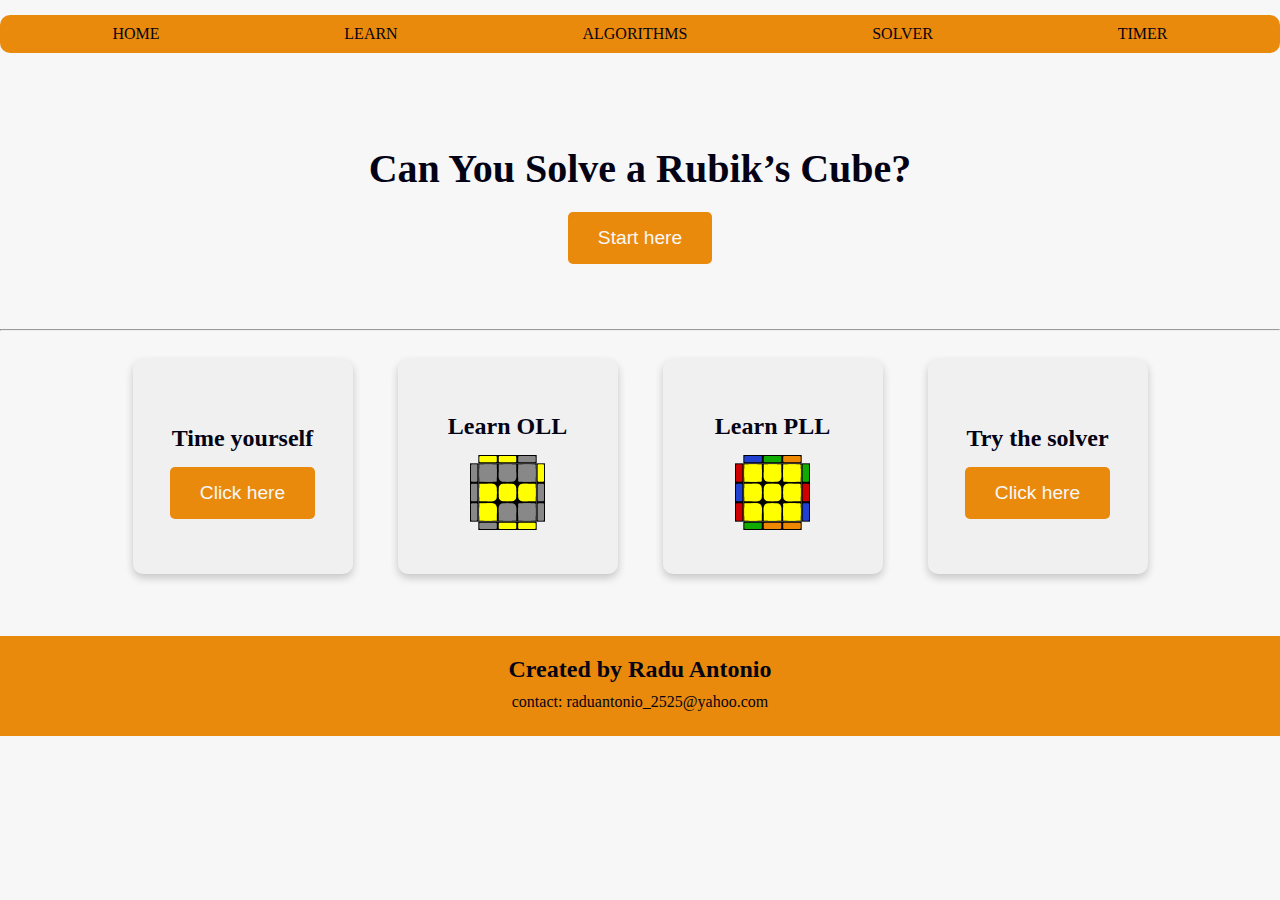
<file: index.html>
<!DOCTYPE html>
<html lang="en">
  <head>
    <meta charset="UTF-8" />
    <meta name="viewport" content="width=device-width, initial-scale=1.0" />
    <link rel="icon" href="/favi.png" type="image/png" />
    <link rel="shortcut icon" href="/favi.png" type="image/png" />
    <title>Cubecentrix</title>
    <link rel="stylesheet" href="./styles/global.css" />
    <link rel="stylesheet" href="./styles/index.css" />
  </head>

  <body>
    <nav>
      <ul>
        <li><a href="./index.html">HOME</a></li>
        <li><a href="./learn.html">LEARN</a></li>
        <li><a href="./algorithms.html">ALGORITHMS</a></li>
        <li><a href="./solver.html">SOLVER</a></li>
        <li><a href="./timer.html">TIMER</a></li>
      </ul>
    </nav>
    <main>
      <section id="howtosolve">
        <h1>Can You Solve a Rubik’s Cube?</h1>
        <button id="learn">Start here</button>
      </section>
      <hr />
      <section id="cards">
        <article>
          <h1>Time yourself</h1>
          <button id="train">Click here</button>
        </article>
        <article>
          <h1><a href="./algorithms.html#OLL">Learn OLL</a></h1>
          <svg
            xmlns="http://www.w3.org/2000/svg"
            version="1.1"
            xlink="http://www.w3.org/1999/xlink"
            svgjs="http://svgjs.dev/svgjs"
            width="75"
            height="75"
          >
            <rect
              width="58.33333333333333"
              height="58.33333333333333"
              x="8.333333333333334"
              y="8.333333333333334"
              fill="#000000"
            ></rect>
            <rect
              width="13.125"
              height="13.125"
              x="9.305555555555555"
              y="9.305555555555555"
              rx="0"
              ry="0"
              fill="#888888"
            ></rect>
            <rect
              width="13.125"
              height="13.125"
              x="9.305555555555555"
              y="13.680555555555555"
              rx="0"
              ry="0"
              fill="#888888"
            ></rect>
            <rect
              width="13.125"
              height="13.125"
              x="13.680555555555555"
              y="9.305555555555555"
              rx="0"
              ry="0"
              fill="#888888"
            ></rect>
            <rect
              width="13.125"
              height="13.125"
              x="13.680555555555555"
              y="13.680555555555555"
              rx="1"
              ry="1"
              fill="#888888"
            ></rect>
            <rect
              width="13.125"
              height="13.125"
              x="9.305555555555555"
              y="28.75"
              rx="0"
              ry="0"
              fill="#ffff00"
            ></rect>
            <rect
              width="13.125"
              height="13.125"
              x="9.305555555555555"
              y="33.125"
              rx="0"
              ry="0"
              fill="#ffff00"
            ></rect>
            <rect
              width="13.125"
              height="13.125"
              x="13.680555555555555"
              y="28.75"
              rx="4.375"
              ry="4.375"
              fill="#ffff00"
            ></rect>
            <rect
              width="13.125"
              height="13.125"
              x="13.680555555555555"
              y="33.125"
              rx="4.375"
              ry="4.375"
              fill="#ffff00"
            ></rect>
            <rect
              width="13.125"
              height="13.125"
              x="9.305555555555555"
              y="48.19444444444444"
              rx="0"
              ry="0"
              fill="#ffff00"
            ></rect>
            <rect
              width="13.125"
              height="13.125"
              x="9.305555555555555"
              y="52.56944444444444"
              rx="0"
              ry="0"
              fill="#ffff00"
            ></rect>
            <rect
              width="13.125"
              height="13.125"
              x="13.680555555555555"
              y="48.19444444444444"
              rx="4.375"
              ry="4.375"
              fill="#ffff00"
            ></rect>
            <rect
              width="13.125"
              height="13.125"
              x="13.680555555555555"
              y="52.56944444444444"
              rx="0"
              ry="0"
              fill="#ffff00"
            ></rect>
            <rect
              width="13.125"
              height="13.125"
              x="28.75"
              y="9.305555555555555"
              rx="0"
              ry="0"
              fill="#888888"
            ></rect>
            <rect
              width="13.125"
              height="13.125"
              x="28.75"
              y="13.680555555555555"
              rx="4.375"
              ry="4.375"
              fill="#888888"
            ></rect>
            <rect
              width="13.125"
              height="13.125"
              x="33.125"
              y="9.305555555555555"
              rx="0"
              ry="0"
              fill="#888888"
            ></rect>
            <rect
              width="13.125"
              height="13.125"
              x="33.125"
              y="13.680555555555555"
              rx="4.375"
              ry="4.375"
              fill="#888888"
            ></rect>
            <rect
              width="13.125"
              height="13.125"
              x="28.75"
              y="28.75"
              rx="4.375"
              ry="4.375"
              fill="#ffff00"
            ></rect>
            <rect
              width="13.125"
              height="13.125"
              x="28.75"
              y="33.125"
              rx="4.375"
              ry="4.375"
              fill="#ffff00"
            ></rect>
            <rect
              width="13.125"
              height="13.125"
              x="33.125"
              y="28.75"
              rx="4.375"
              ry="4.375"
              fill="#ffff00"
            ></rect>
            <rect
              width="13.125"
              height="13.125"
              x="33.125"
              y="33.125"
              rx="4.375"
              ry="4.375"
              fill="#ffff00"
            ></rect>
            <rect
              width="13.125"
              height="13.125"
              x="28.75"
              y="48.19444444444444"
              rx="4.375"
              ry="4.375"
              fill="#888888"
            ></rect>
            <rect
              width="13.125"
              height="13.125"
              x="28.75"
              y="52.56944444444444"
              rx="0"
              ry="0"
              fill="#888888"
            ></rect>
            <rect
              width="13.125"
              height="13.125"
              x="33.125"
              y="48.19444444444444"
              rx="4.375"
              ry="4.375"
              fill="#888888"
            ></rect>
            <rect
              width="13.125"
              height="13.125"
              x="33.125"
              y="52.56944444444444"
              rx="0"
              ry="0"
              fill="#888888"
            ></rect>
            <rect
              width="13.125"
              height="13.125"
              x="48.19444444444444"
              y="9.305555555555555"
              rx="0"
              ry="0"
              fill="#888888"
            ></rect>
            <rect
              width="13.125"
              height="13.125"
              x="48.19444444444444"
              y="13.680555555555555"
              rx="1"
              ry="1"
              fill="#888888"
            ></rect>
            <rect
              width="13.125"
              height="13.125"
              x="52.56944444444444"
              y="9.305555555555555"
              rx="1"
              ry="1"
              fill="#888888"
            ></rect>
            <rect
              width="13.125"
              height="13.125"
              x="52.56944444444444"
              y="13.680555555555555"
              rx="0"
              ry="0"
              fill="#888888"
            ></rect>
            <rect
              width="13.125"
              height="13.125"
              x="48.19444444444444"
              y="28.75"
              rx="4.375"
              ry="4.375"
              fill="#ffff00"
            ></rect>
            <rect
              width="13.125"
              height="13.125"
              x="48.19444444444444"
              y="33.125"
              rx="4.375"
              ry="4.375"
              fill="#ffff00"
            ></rect>
            <rect
              width="13.125"
              height="13.125"
              x="52.56944444444444"
              y="28.75"
              rx="1"
              ry="1"
              fill="#ffff00"
            ></rect>
            <rect
              width="13.125"
              height="13.125"
              x="52.56944444444444"
              y="33.125"
              rx="0"
              ry="0"
              fill="#ffff00"
            ></rect>
            <rect
              width="13.125"
              height="13.125"
              x="48.19444444444444"
              y="48.19444444444444"
              rx="1"
              ry="1"
              fill="#888888"
            ></rect>
            <rect
              width="13.125"
              height="13.125"
              x="48.19444444444444"
              y="52.56944444444444"
              rx="0"
              ry="0"
              fill="#888888"
            ></rect>
            <rect
              width="13.125"
              height="13.125"
              x="52.56944444444444"
              y="48.19444444444444"
              rx="1"
              ry="1"
              fill="#888888"
            ></rect>
            <rect
              width="13.125"
              height="13.125"
              x="52.56944444444444"
              y="52.56944444444444"
              rx="0"
              ry="0"
              fill="#888888"
            ></rect>
            <rect
              width="58.33333333333333"
              height="8.333333333333334"
              x="8.333333333333334"
              y="0"
              fill="#000000"
            ></rect>
            <rect
              width="58.33333333333333"
              height="8.333333333333334"
              x="8.333333333333334"
              y="66.66666666666666"
              fill="#000000"
            ></rect>
            <rect
              width="8.333333333333334"
              height="58.33333333333333"
              x="0"
              y="8.333333333333334"
              fill="#000000"
            ></rect>
            <rect
              width="8.333333333333334"
              height="58.33333333333333"
              x="66.66666666666666"
              y="8.333333333333334"
              fill="#000000"
            ></rect>
            <rect
              width="17.5"
              height="6.388888888888889"
              x="9.305555555555555"
              y="0.9722222222222221"
              rx="1"
              ry="1"
              fill="#ffff00"
            ></rect>
            <rect
              width="17.5"
              height="6.388888888888889"
              x="9.305555555555555"
              y="67.63888888888889"
              rx="1"
              ry="1"
              fill="#888888"
            ></rect>
            <rect
              width="6.388888888888889"
              height="17.5"
              x="0.9722222222222221"
              y="9.305555555555555"
              rx="1"
              ry="1"
              fill="#888888"
            ></rect>
            <rect
              width="6.388888888888889"
              height="17.5"
              x="67.63888888888889"
              y="9.305555555555555"
              rx="1"
              ry="1"
              fill="#ffff00"
            ></rect>
            <rect
              width="17.5"
              height="6.388888888888889"
              x="28.75"
              y="0.9722222222222221"
              rx="1"
              ry="1"
              fill="#ffff00"
            ></rect>
            <rect
              width="17.5"
              height="6.388888888888889"
              x="28.75"
              y="67.63888888888889"
              rx="1"
              ry="1"
              fill="#ffff00"
            ></rect>
            <rect
              width="6.388888888888889"
              height="17.5"
              x="0.9722222222222221"
              y="28.75"
              rx="1"
              ry="1"
              fill="#888888"
            ></rect>
            <rect
              width="6.388888888888889"
              height="17.5"
              x="67.63888888888889"
              y="28.75"
              rx="1"
              ry="1"
              fill="#888888"
            ></rect>
            <rect
              width="17.5"
              height="6.388888888888889"
              x="48.19444444444444"
              y="0.9722222222222221"
              rx="1"
              ry="1"
              fill="#888888"
            ></rect>
            <rect
              width="17.5"
              height="6.388888888888889"
              x="48.19444444444444"
              y="67.63888888888889"
              rx="1"
              ry="1"
              fill="#ffff00"
            ></rect>
            <rect
              width="6.388888888888889"
              height="17.5"
              x="0.9722222222222221"
              y="48.19444444444444"
              rx="1"
              ry="1"
              fill="#888888"
            ></rect>
            <rect
              width="6.388888888888889"
              height="17.5"
              x="67.63888888888889"
              y="48.19444444444444"
              rx="1"
              ry="1"
              fill="#888888"
            ></rect>
          </svg>
        </article>
        <article>
          <h1><a href="./algorithms.html#PLL">Learn PLL</a></h1>
          <svg
            xmlns="http://www.w3.org/2000/svg"
            version="1.1"
            xlink="http://www.w3.org/1999/xlink"
            svgjs="http://svgjs.dev/svgjs"
            width="75"
            height="75"
          >
            <rect
              width="58.33333333333333"
              height="58.33333333333333"
              x="8.333333333333334"
              y="8.333333333333334"
              fill="#000000"
            ></rect>
            <rect
              width="13.125"
              height="13.125"
              x="9.305555555555555"
              y="9.305555555555555"
              rx="0"
              ry="0"
              fill="#ffff00"
            ></rect>
            <rect
              width="13.125"
              height="13.125"
              x="9.305555555555555"
              y="13.680555555555555"
              rx="0"
              ry="0"
              fill="#ffff00"
            ></rect>
            <rect
              width="13.125"
              height="13.125"
              x="13.680555555555555"
              y="9.305555555555555"
              rx="0"
              ry="0"
              fill="#ffff00"
            ></rect>
            <rect
              width="13.125"
              height="13.125"
              x="13.680555555555555"
              y="13.680555555555555"
              rx="1"
              ry="1"
              fill="#ffff00"
            ></rect>
            <rect
              width="13.125"
              height="13.125"
              x="9.305555555555555"
              y="28.75"
              rx="0"
              ry="0"
              fill="#ffff00"
            ></rect>
            <rect
              width="13.125"
              height="13.125"
              x="9.305555555555555"
              y="33.125"
              rx="0"
              ry="0"
              fill="#ffff00"
            ></rect>
            <rect
              width="13.125"
              height="13.125"
              x="13.680555555555555"
              y="28.75"
              rx="4.375"
              ry="4.375"
              fill="#ffff00"
            ></rect>
            <rect
              width="13.125"
              height="13.125"
              x="13.680555555555555"
              y="33.125"
              rx="4.375"
              ry="4.375"
              fill="#ffff00"
            ></rect>
            <rect
              width="13.125"
              height="13.125"
              x="9.305555555555555"
              y="48.19444444444444"
              rx="0"
              ry="0"
              fill="#ffff00"
            ></rect>
            <rect
              width="13.125"
              height="13.125"
              x="9.305555555555555"
              y="52.56944444444444"
              rx="0"
              ry="0"
              fill="#ffff00"
            ></rect>
            <rect
              width="13.125"
              height="13.125"
              x="13.680555555555555"
              y="48.19444444444444"
              rx="4.375"
              ry="4.375"
              fill="#ffff00"
            ></rect>
            <rect
              width="13.125"
              height="13.125"
              x="13.680555555555555"
              y="52.56944444444444"
              rx="0"
              ry="0"
              fill="#ffff00"
            ></rect>
            <rect
              width="13.125"
              height="13.125"
              x="28.75"
              y="9.305555555555555"
              rx="0"
              ry="0"
              fill="#ffff00"
            ></rect>
            <rect
              width="13.125"
              height="13.125"
              x="28.75"
              y="13.680555555555555"
              rx="4.375"
              ry="4.375"
              fill="#ffff00"
            ></rect>
            <rect
              width="13.125"
              height="13.125"
              x="33.125"
              y="9.305555555555555"
              rx="0"
              ry="0"
              fill="#ffff00"
            ></rect>
            <rect
              width="13.125"
              height="13.125"
              x="33.125"
              y="13.680555555555555"
              rx="4.375"
              ry="4.375"
              fill="#ffff00"
            ></rect>
            <rect
              width="13.125"
              height="13.125"
              x="28.75"
              y="28.75"
              rx="4.375"
              ry="4.375"
              fill="#ffff00"
            ></rect>
            <rect
              width="13.125"
              height="13.125"
              x="28.75"
              y="33.125"
              rx="4.375"
              ry="4.375"
              fill="#ffff00"
            ></rect>
            <rect
              width="13.125"
              height="13.125"
              x="33.125"
              y="28.75"
              rx="4.375"
              ry="4.375"
              fill="#ffff00"
            ></rect>
            <rect
              width="13.125"
              height="13.125"
              x="33.125"
              y="33.125"
              rx="4.375"
              ry="4.375"
              fill="#ffff00"
            ></rect>
            <rect
              width="13.125"
              height="13.125"
              x="28.75"
              y="48.19444444444444"
              rx="4.375"
              ry="4.375"
              fill="#ffff00"
            ></rect>
            <rect
              width="13.125"
              height="13.125"
              x="28.75"
              y="52.56944444444444"
              rx="0"
              ry="0"
              fill="#ffff00"
            ></rect>
            <rect
              width="13.125"
              height="13.125"
              x="33.125"
              y="48.19444444444444"
              rx="4.375"
              ry="4.375"
              fill="#ffff00"
            ></rect>
            <rect
              width="13.125"
              height="13.125"
              x="33.125"
              y="52.56944444444444"
              rx="0"
              ry="0"
              fill="#ffff00"
            ></rect>
            <rect
              width="13.125"
              height="13.125"
              x="48.19444444444444"
              y="9.305555555555555"
              rx="0"
              ry="0"
              fill="#ffff00"
            ></rect>
            <rect
              width="13.125"
              height="13.125"
              x="48.19444444444444"
              y="13.680555555555555"
              rx="1"
              ry="1"
              fill="#ffff00"
            ></rect>
            <rect
              width="13.125"
              height="13.125"
              x="52.56944444444444"
              y="9.305555555555555"
              rx="1"
              ry="1"
              fill="#ffff00"
            ></rect>
            <rect
              width="13.125"
              height="13.125"
              x="52.56944444444444"
              y="13.680555555555555"
              rx="0"
              ry="0"
              fill="#ffff00"
            ></rect>
            <rect
              width="13.125"
              height="13.125"
              x="48.19444444444444"
              y="28.75"
              rx="4.375"
              ry="4.375"
              fill="#ffff00"
            ></rect>
            <rect
              width="13.125"
              height="13.125"
              x="48.19444444444444"
              y="33.125"
              rx="4.375"
              ry="4.375"
              fill="#ffff00"
            ></rect>
            <rect
              width="13.125"
              height="13.125"
              x="52.56944444444444"
              y="28.75"
              rx="1"
              ry="1"
              fill="#ffff00"
            ></rect>
            <rect
              width="13.125"
              height="13.125"
              x="52.56944444444444"
              y="33.125"
              rx="0"
              ry="0"
              fill="#ffff00"
            ></rect>
            <rect
              width="13.125"
              height="13.125"
              x="48.19444444444444"
              y="48.19444444444444"
              rx="1"
              ry="1"
              fill="#ffff00"
            ></rect>
            <rect
              width="13.125"
              height="13.125"
              x="48.19444444444444"
              y="52.56944444444444"
              rx="0"
              ry="0"
              fill="#ffff00"
            ></rect>
            <rect
              width="13.125"
              height="13.125"
              x="52.56944444444444"
              y="48.19444444444444"
              rx="1"
              ry="1"
              fill="#ffff00"
            ></rect>
            <rect
              width="13.125"
              height="13.125"
              x="52.56944444444444"
              y="52.56944444444444"
              rx="0"
              ry="0"
              fill="#ffff00"
            ></rect>
            <rect
              width="58.33333333333333"
              height="8.333333333333334"
              x="8.333333333333334"
              y="0"
              fill="#000000"
            ></rect>
            <rect
              width="58.33333333333333"
              height="8.333333333333334"
              x="8.333333333333334"
              y="66.66666666666666"
              fill="#000000"
            ></rect>
            <rect
              width="8.333333333333334"
              height="58.33333333333333"
              x="0"
              y="8.333333333333334"
              fill="#000000"
            ></rect>
            <rect
              width="8.333333333333334"
              height="58.33333333333333"
              x="66.66666666666666"
              y="8.333333333333334"
              fill="#000000"
            ></rect>
            <rect
              width="17.5"
              height="6.388888888888889"
              x="9.305555555555555"
              y="0.9722222222222221"
              rx="1"
              ry="1"
              fill="#2040d0"
            ></rect>
            <rect
              width="17.5"
              height="6.388888888888889"
              x="9.305555555555555"
              y="67.63888888888889"
              rx="1"
              ry="1"
              fill="#11aa00"
            ></rect>
            <rect
              width="6.388888888888889"
              height="17.5"
              x="0.9722222222222221"
              y="9.305555555555555"
              rx="1"
              ry="1"
              fill="#d00000"
            ></rect>
            <rect
              width="6.388888888888889"
              height="17.5"
              x="67.63888888888889"
              y="9.305555555555555"
              rx="1"
              ry="1"
              fill="#11aa00"
            ></rect>
            <rect
              width="17.5"
              height="6.388888888888889"
              x="28.75"
              y="0.9722222222222221"
              rx="1"
              ry="1"
              fill="#11aa00"
            ></rect>
            <rect
              width="17.5"
              height="6.388888888888889"
              x="28.75"
              y="67.63888888888889"
              rx="1"
              ry="1"
              fill="#ee8800"
            ></rect>
            <rect
              width="6.388888888888889"
              height="17.5"
              x="0.9722222222222221"
              y="28.75"
              rx="1"
              ry="1"
              fill="#2040d0"
            ></rect>
            <rect
              width="6.388888888888889"
              height="17.5"
              x="67.63888888888889"
              y="28.75"
              rx="1"
              ry="1"
              fill="#d00000"
            ></rect>
            <rect
              width="17.5"
              height="6.388888888888889"
              x="48.19444444444444"
              y="0.9722222222222221"
              rx="1"
              ry="1"
              fill="#ee8800"
            ></rect>
            <rect
              width="17.5"
              height="6.388888888888889"
              x="48.19444444444444"
              y="67.63888888888889"
              rx="1"
              ry="1"
              fill="#ee8800"
            ></rect>
            <rect
              width="6.388888888888889"
              height="17.5"
              x="0.9722222222222221"
              y="48.19444444444444"
              rx="1"
              ry="1"
              fill="#d00000"
            ></rect>
            <rect
              width="6.388888888888889"
              height="17.5"
              x="67.63888888888889"
              y="48.19444444444444"
              rx="1"
              ry="1"
              fill="#2040d0"
            ></rect>
          </svg>
        </article>
        <article>
          <h1>Try the solver</h1>
          <button id="solve">Click here</button>
        </article>
      </section>
    </main>
    <div style="height: 42.5px"></div>
    <footer>
      <p>Created by Radu Antonio</p>
      <p>contact: raduantonio_2525@yahoo.com</p>
    </footer>
  </body>

  <script>
    document.getElementById("train").addEventListener("click", function () {
      window.location.href = "./timer.html";
    });
    document.getElementById("learn").addEventListener("click", function () {
      window.location.href = "./learn.html";
    });
    document.getElementById("solve").addEventListener("click", function () {
      window.location.href = "./solver.html";
    });
  </script>
</html>
</file>
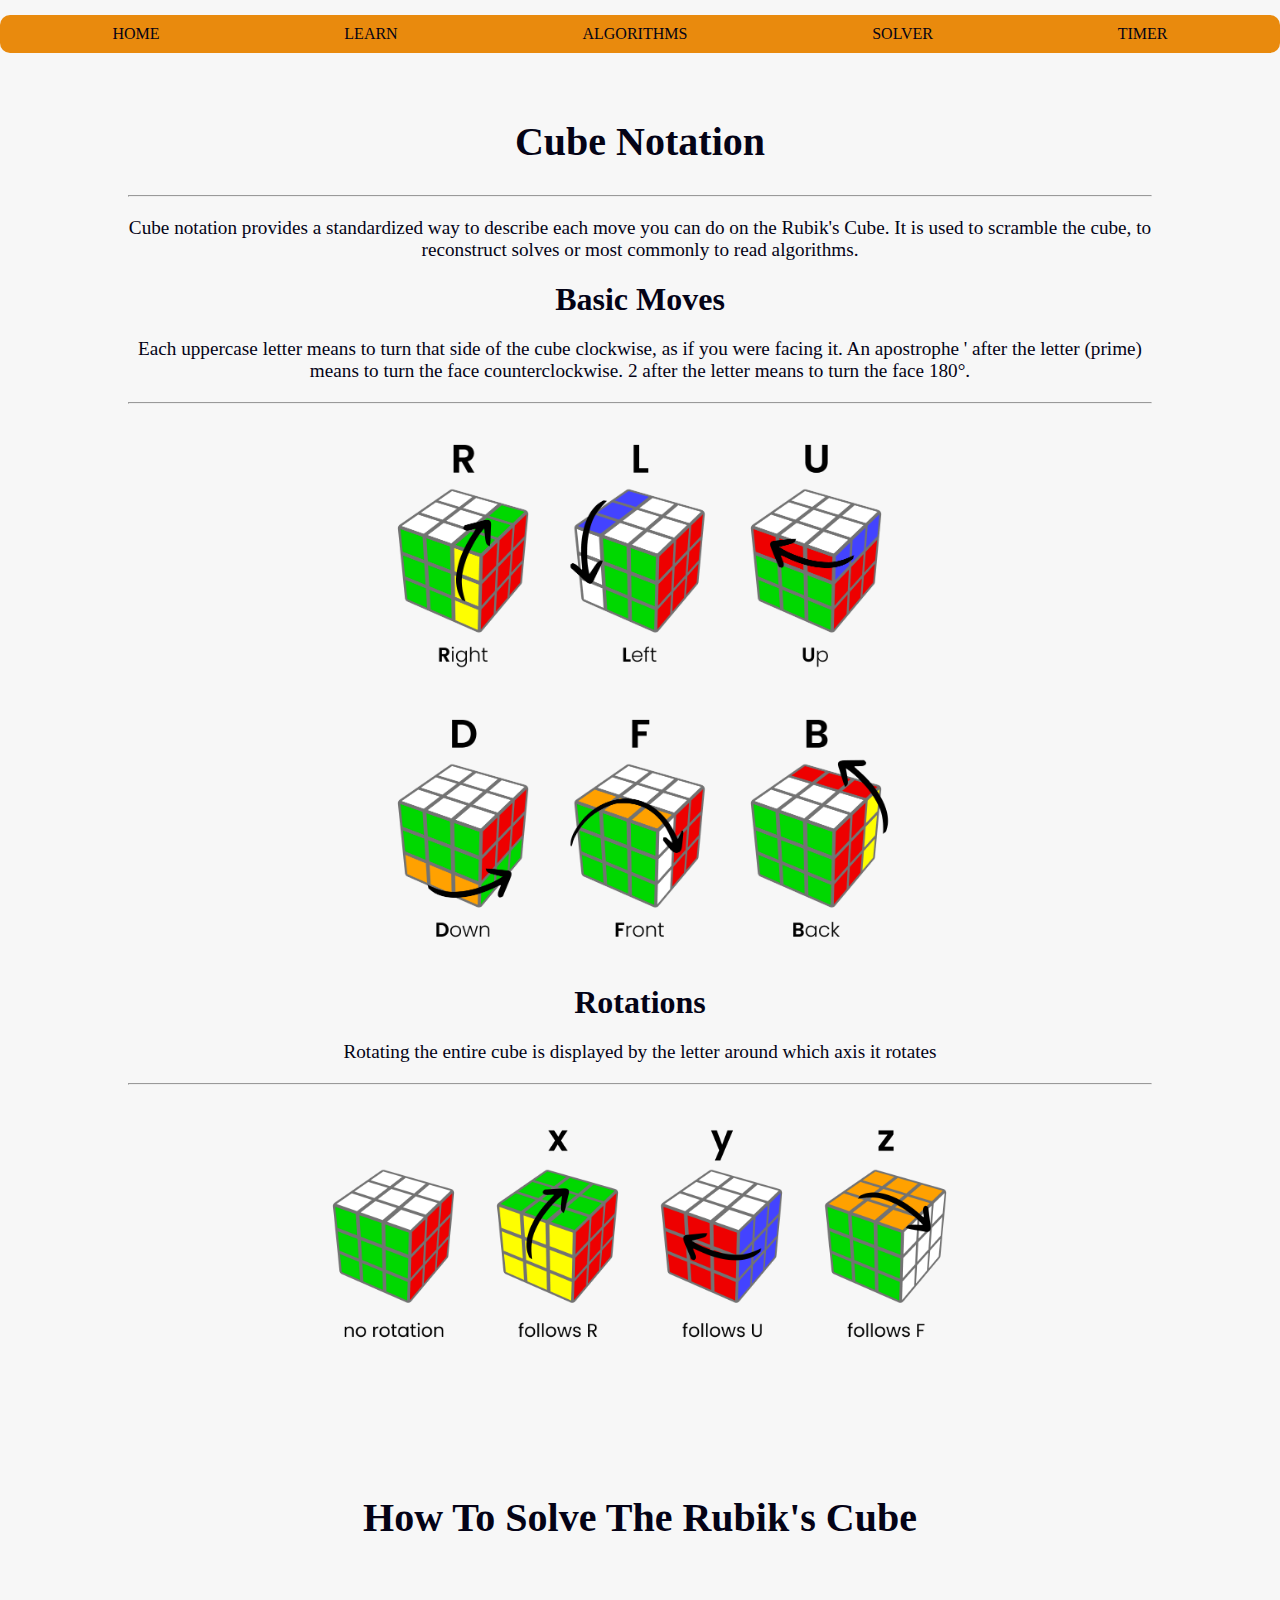
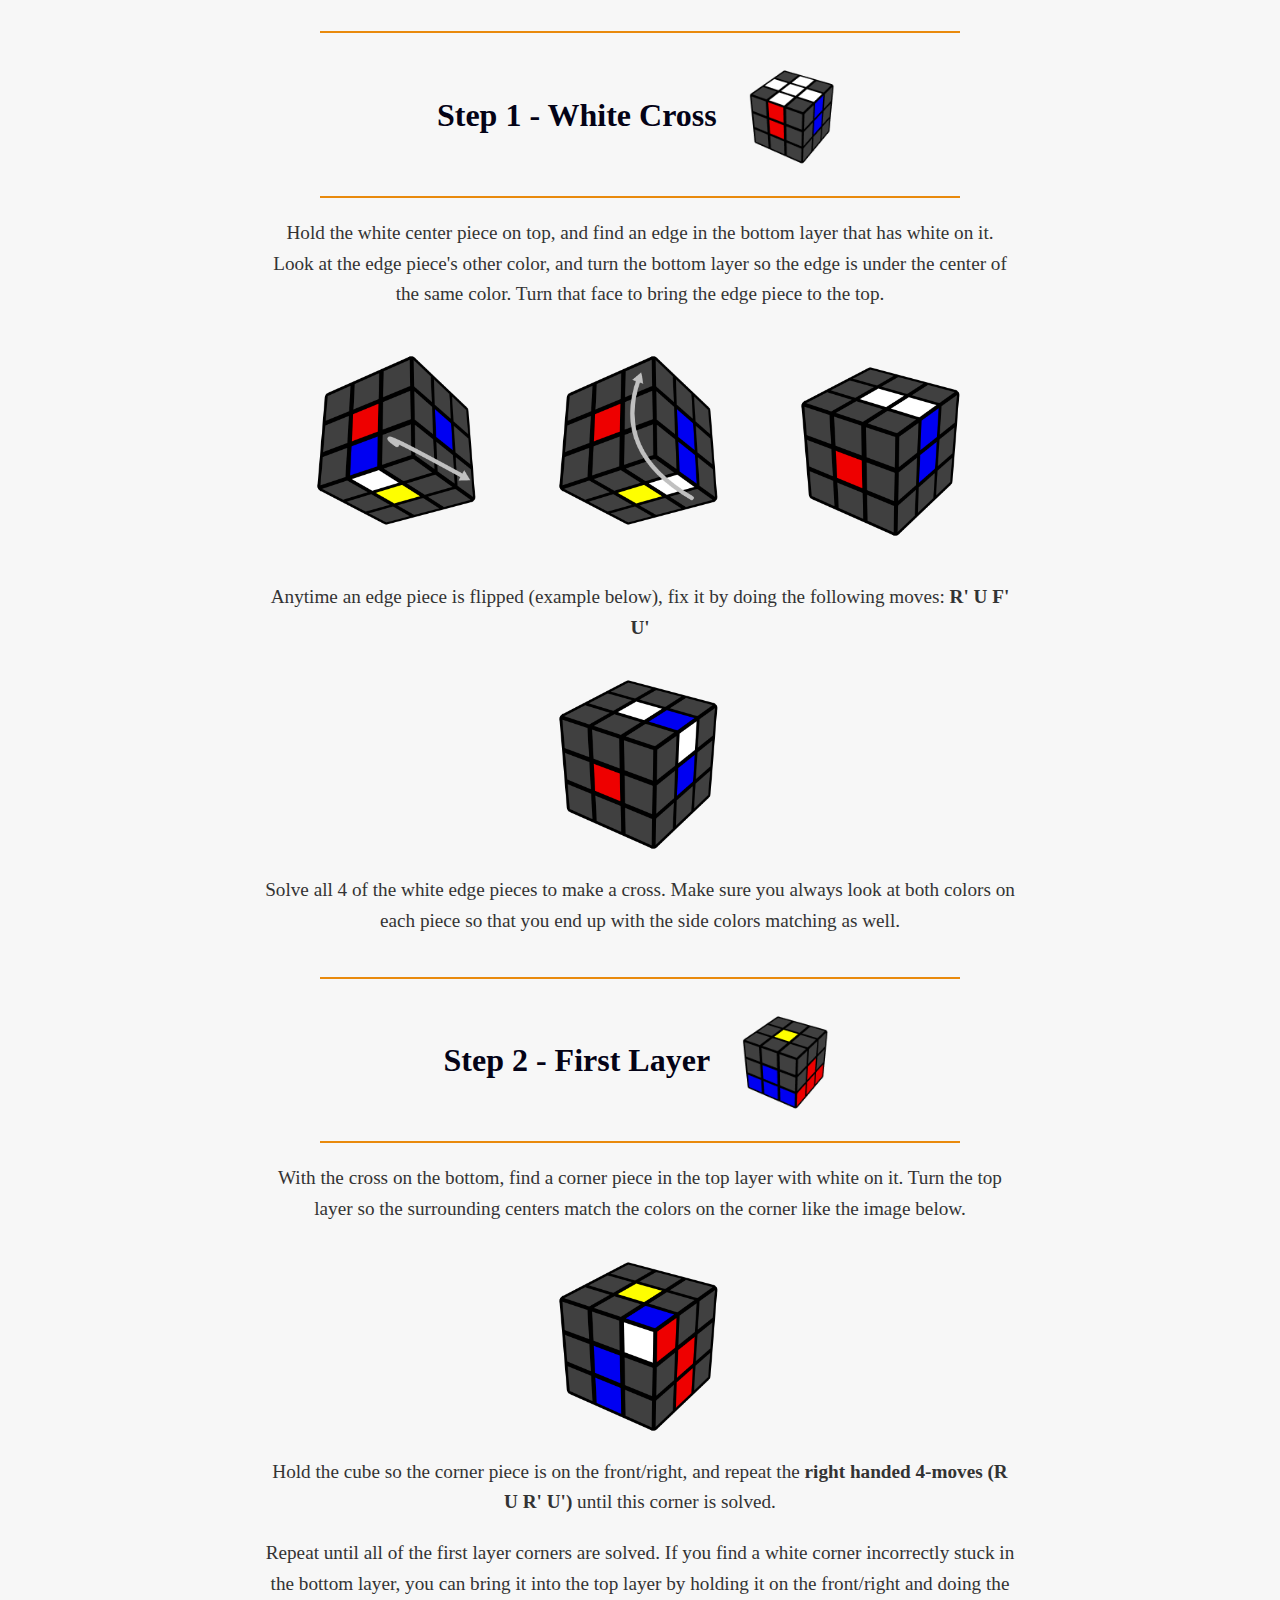
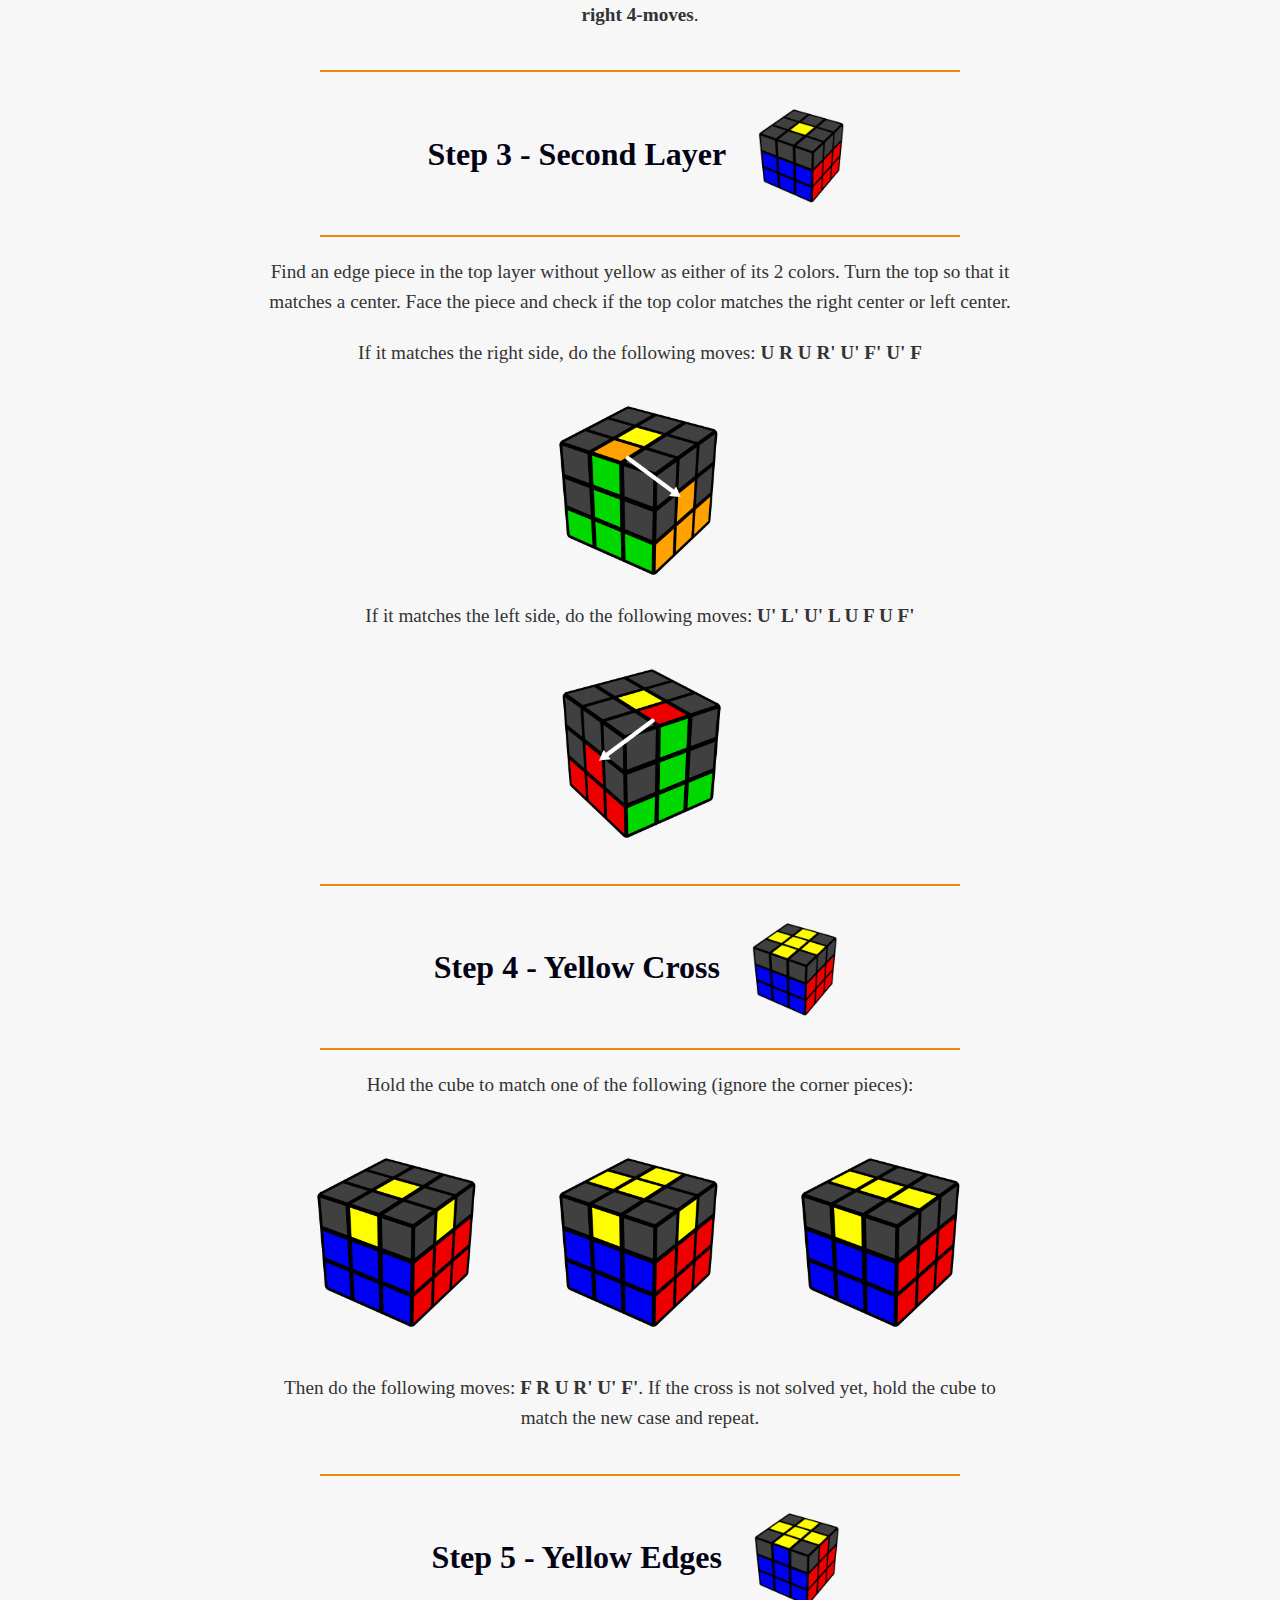
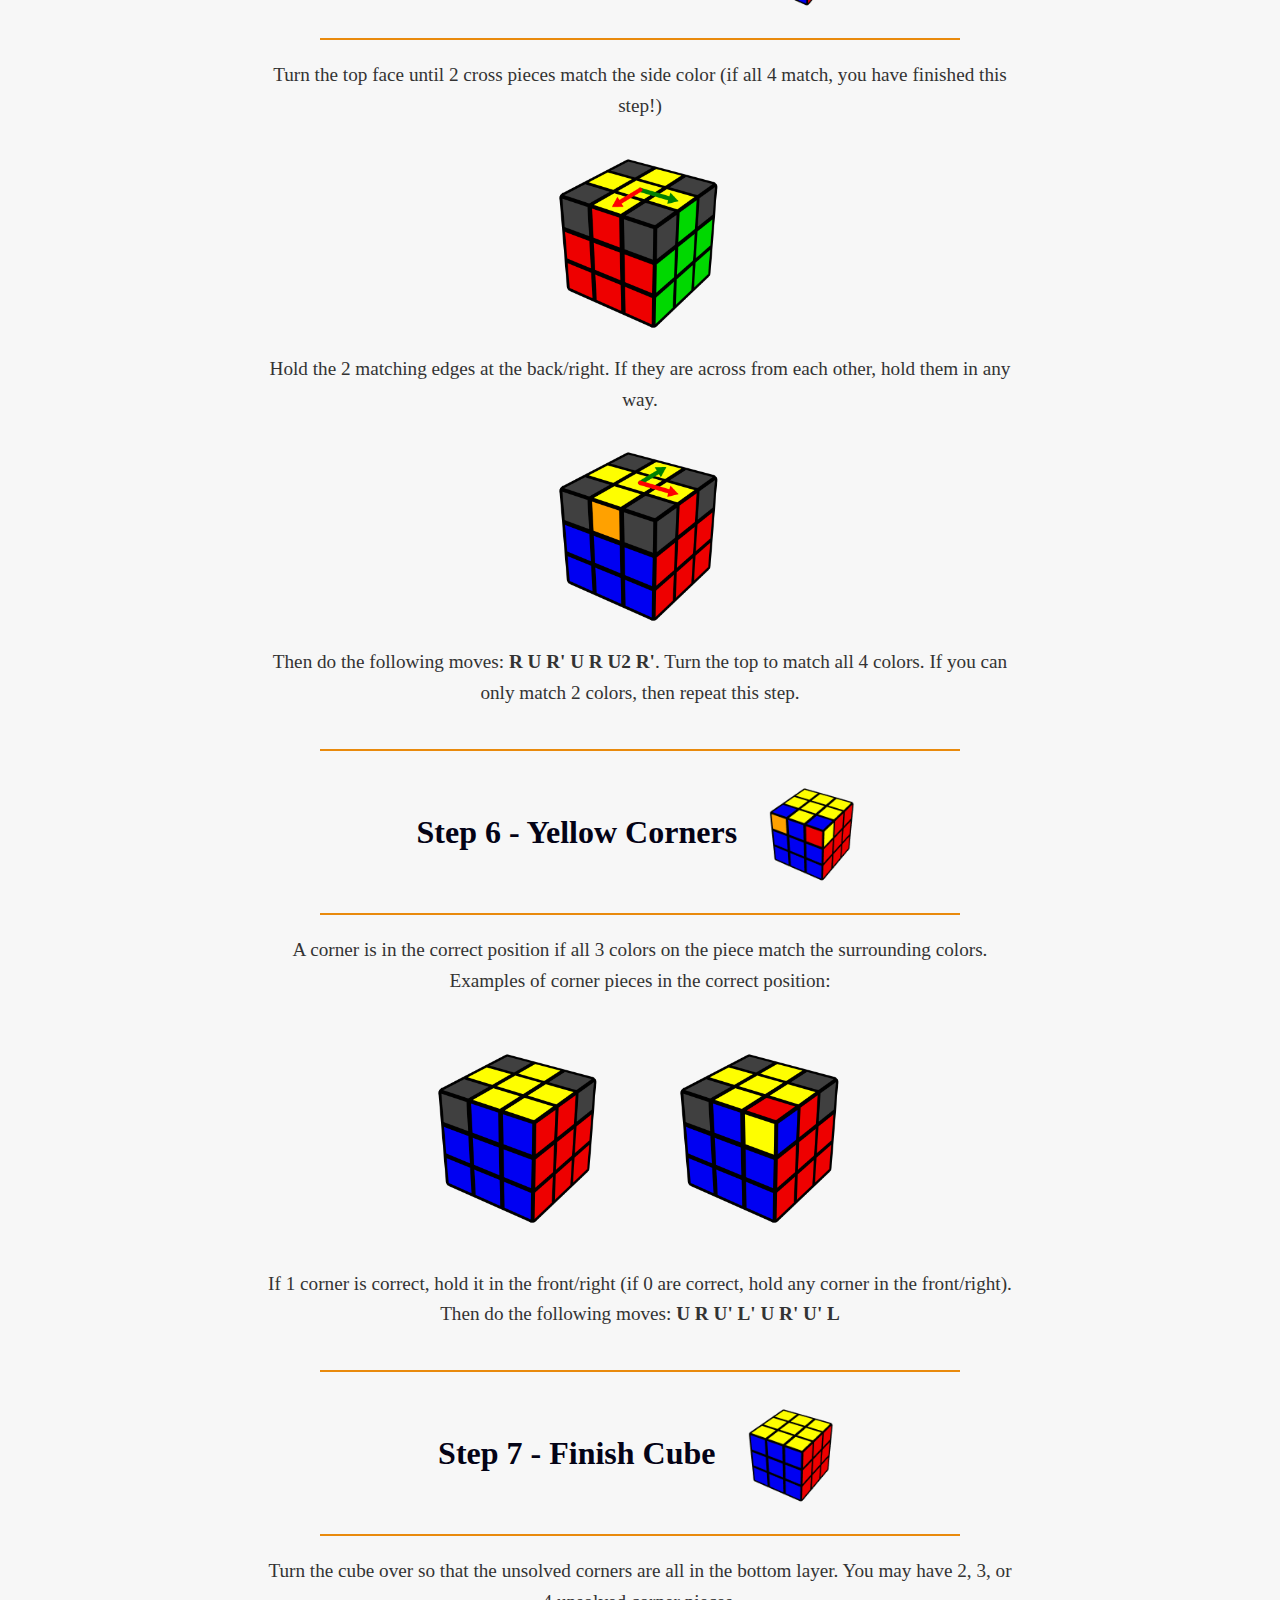
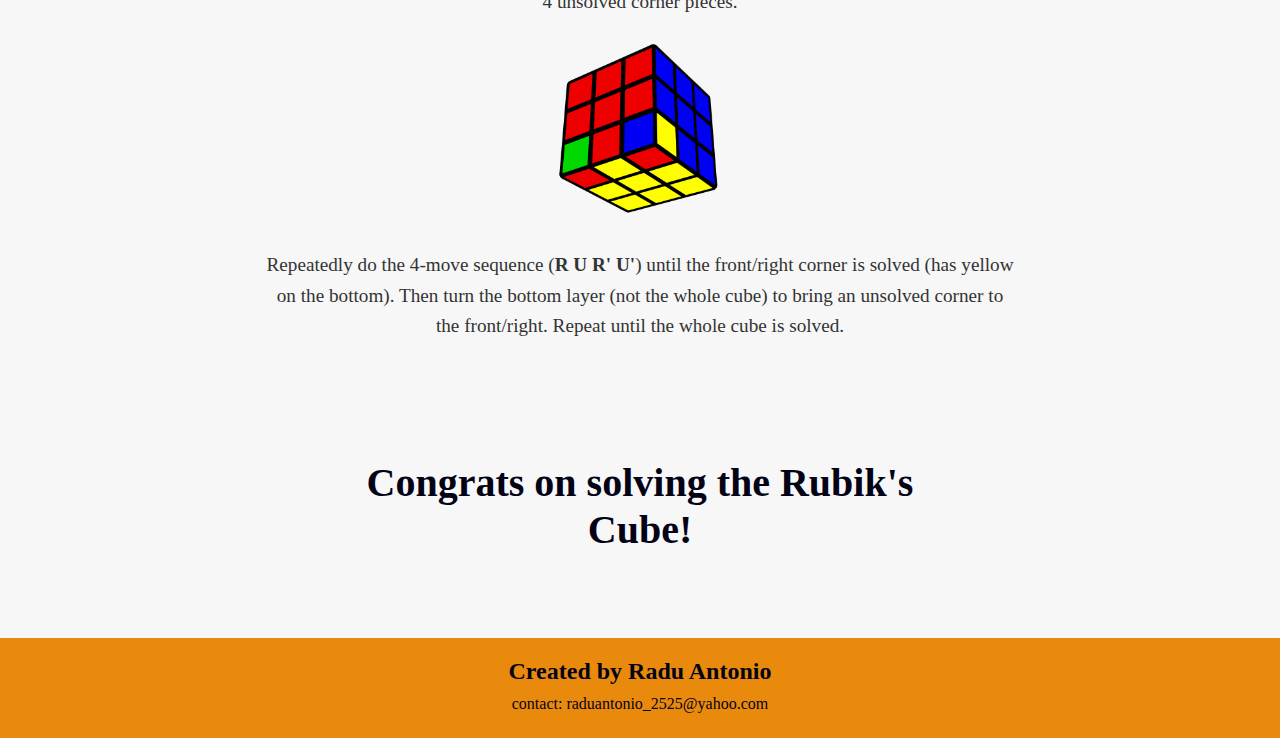
<file: learn.html>
<!DOCTYPE html>
<html lang="en">
  <head>
    <meta charset="UTF-8" />
    <meta name="viewport" content="width=device-width, initial-scale=1.0" />
    <link rel="icon" href="/favi.png" type="image/png">
    <link rel="shortcut icon" href="/favi.png" type="image/png">    
    <title>Cubecentrix</title>
    <link rel="stylesheet" href="./styles/global.css" />
    <link rel="stylesheet" href="./styles/learn.css" />
  </head>

  <body>
    <nav>
      <ul>
        <li><a href="./index.html">HOME</a></li>
        <li><a href="./learn.html">LEARN</a></li>
        <li><a href="./algorithms.html">ALGORITHMS</a></li>
        <li><a href="./solver.html">SOLVER</a></li>
        <li><a href="./timer.html">TIMER</a></li>
      </ul>
    </nav>

    <main>
      <article>
        <h1 id="notation">Cube Notation</h1>

        <hr />
        <p>
          Cube notation provides a standardized way to describe each move you
          can do on the Rubik's Cube. It is used to scramble the cube, to
          reconstruct solves or most commonly to read algorithms.
        </p>
        <h2>Basic Moves</h2>
        <p>
          Each uppercase letter means to turn that side of the cube clockwise,
          as if you were facing it. An apostrophe ' after the letter (prime)
          means to turn the face counterclockwise. 2 after the letter means to
          turn the face 180°.
        </p>
        <hr />

        <img src="./images/RUL.png" alt="cube" />
        <img src="./images/DFB.png" alt="cube" />
        <h2>Rotations</h2>
        <p>
          Rotating the entire cube is displayed by the letter around which axis
          it rotates
        </p>
        <hr />

        <img id="rot" src="./images/rotations.png" alt="cube" />
      </article>

      <div class="titlu">
        <h1 id="solve">How To Solve The Rubik's Cube</h1>
      </div>
      <section>
        <hr />
        <h1>Step 1 - White Cross</h1>
        <img src="./images/1.png" alt="cube image" />
        <hr />
        <p>
          Hold the white center piece on top, and find an edge in the bottom
          layer that has white on it. Look at the edge piece's other color, and
          turn the bottom layer so the edge is under the center of the same
          color. Turn that face to bring the edge piece to the top.
        </p>
        <div class="image-container">
          <img
            src="./images/1-1.png"
            style="transform: rotate(180deg)"
            alt=""
          />
          <img
            src="./images/1-2.png"
            style="transform: rotate(180deg)"
            alt=""
          />
          <img src="./images/1-3.png" alt="" />
        </div>
        <p>
          Anytime an edge piece is flipped (example below), fix it by doing the
          following moves: <strong>R' U F' U'</strong>
        </p>
        <img src="./images/1-4.png" alt="" />
        <p>
          Solve all 4 of the white edge pieces to make a cross. Make sure you
          always look at both colors on each piece so that you end up with the
          side colors matching as well.
        </p>
      </section>

      <section>
        <hr />
        <h1>Step 2 - First Layer</h1>
        <img src="./images/2.png" alt="cube image" />
        <hr />
        <p>
          With the cross on the bottom, find a corner piece in the top layer
          with white on it. Turn the top layer so the surrounding centers match
          the colors on the corner like the image below.
        </p>
        <img src="./images/2-1.png" alt="" />
        <p>
          Hold the cube so the corner piece is on the front/right, and repeat
          the <strong>right handed 4-moves (R U R' U')</strong> until this
          corner is solved.
        </p>
        <p>
          Repeat until all of the first layer corners are solved. If you find a
          white corner incorrectly stuck in the bottom layer, you can bring it
          into the top layer by holding it on the front/right and doing the
          <strong>right 4-moves</strong>.
        </p>
      </section>

      <section>
        <hr />
        <h1>Step 3 - Second Layer</h1>
        <img src="./images/3.png" alt="cube image" />
        <hr />
        <p>
          Find an edge piece in the top layer without yellow as either of its 2
          colors. Turn the top so that it matches a center. Face the piece and
          check if the top color matches the right center or left center.
        </p>
        <p>
          If it matches the right side, do the following moves:
          <strong>U R U R' U' F' U' F</strong>
        </p>
        <img src="./images/3-1.png" alt="" />
        <p>
          If it matches the left side, do the following moves:
          <strong>U' L' U' L U F U F'</strong>
        </p>
        <img src="./images/3-2.png" alt="" />
      </section>

      <section>
        <hr />
        <h1>Step 4 - Yellow Cross</h1>
        <img src="./images/4.png" alt="cube image" />
        <hr />
        <p>
          Hold the cube to match one of the following (ignore the corner
          pieces):
        </p>
        <div class="image-container">
          <img src="./images/4-1.png" alt="" />
          <img src="./images/4-2.png" alt="" />
          <img src="./images/4-3.png" alt="" />
        </div>
        <p>
          Then do the following moves: <strong>F R U R' U' F'</strong>. If the
          cross is not solved yet, hold the cube to match the new case and
          repeat.
        </p>
      </section>

      <section>
        <hr />
        <h1>Step 5 - Yellow Edges</h1>
        <img src="./images/5.png" alt="cube image" />
        <hr />
        <p>
          Turn the top face until 2 cross pieces match the side color (if all 4
          match, you have finished this step!)
        </p>
        <img src="./images/5-1.png" alt="" />
        <p>
          Hold the 2 matching edges at the back/right. If they are across from
          each other, hold them in any way.
        </p>
        <img src="./images/5-2.png" alt="" />
        <p>
          Then do the following moves: <strong>R U R' U R U2 R'</strong>. Turn
          the top to match all 4 colors. If you can only match 2 colors, then
          repeat this step.
        </p>
      </section>

      <section>
        <hr />
        <h1>Step 6 - Yellow Corners</h1>
        <img src="./images/6.png" alt="cube image" />
        <hr />
        <p>
          A corner is in the correct position if all 3 colors on the piece match
          the surrounding colors. Examples of corner pieces in the correct
          position:
        </p>
        <div class="image-container">
          <img src="./images/6-1.png" alt="" />
          <img src="./images/6-2.png" alt="" />
        </div>
        <p>
          If 1 corner is correct, hold it in the front/right (if 0 are correct,
          hold any corner in the front/right). Then do the following moves:
          <strong>U R U' L' U R' U' L</strong>
        </p>
      </section>

      <section>
        <hr />
        <h1>Step 7 - Finish Cube</h1>
        <img src="./images/7.png" alt="cube image" />
        <hr />
        <p>
          Turn the cube over so that the unsolved corners are all in the bottom
          layer. You may have 2, 3, or 4 unsolved corner pieces.
        </p>
        <img src="./images/7-1.png" alt="" style="transform: rotate(180deg)" />
        <p>
          Repeatedly do the 4-move sequence (<strong>R U R' U'</strong>) until
          the front/right corner is solved (has yellow on the bottom). Then turn
          the bottom layer (not the whole cube) to bring an unsolved corner to
          the front/right. Repeat until the whole cube is solved.
        </p>
      </section>

      <div class="titlu">
        <h1>Congrats on solving the Rubik's Cube!</h1>
      </div>
    </main>

    <footer>
      <p>Created by Radu Antonio</p>
      <p>contact: raduantonio_2525@yahoo.com</p>
    </footer>
  </body>
</html>
</file>
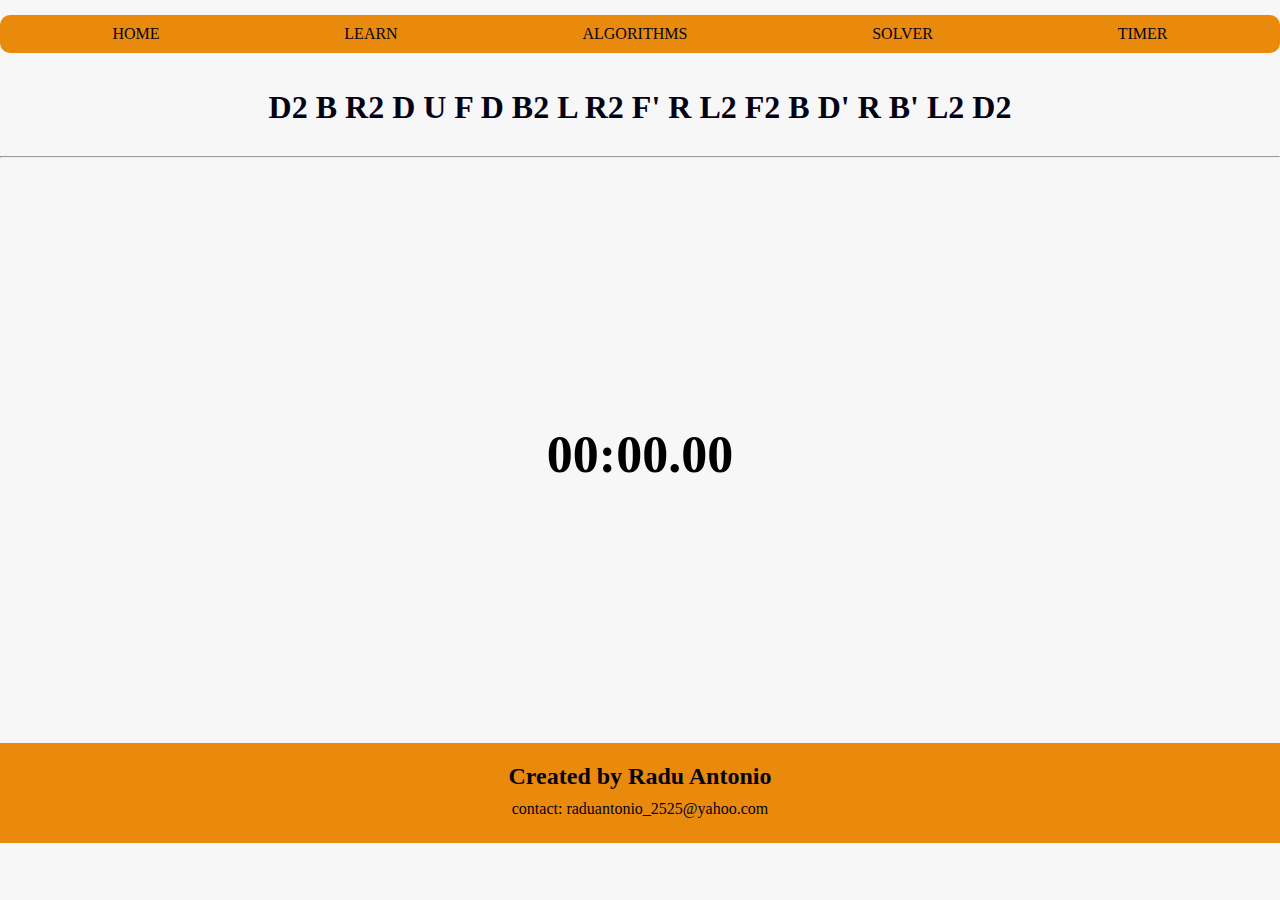
<file: timer.html>
<!DOCTYPE html>
<html lang="en">
  <head>
    <meta charset="UTF-8" />
    <meta name="viewport" content="width=device-width, initial-scale=1.0" />
    <link rel="icon" href="/favi.png" type="image/png" />
    <link rel="shortcut icon" href="/favi.png" type="image/png" />
    <title>Cubecentrix</title>
    <link rel="stylesheet" href="./styles/global.css" />
    <link rel="stylesheet" href="./styles/time.css" />
  </head>

  <body>
    <nav>
      <ul>
        <li><a href="./index.html">HOME</a></li>
        <li><a href="./learn.html">LEARN</a></li>
        <li><a href="./algorithms.html">ALGORITHMS</a></li>
        <li><a href="./solver.html">SOLVER</a></li>
        <li><a href="./timer.html">TIMER</a></li>
      </ul>
    </nav>

    <div id="sc-container">
      <h1 id="scramble"></h1>
    </div>
    <hr />
    <div id="time-container">
      <div id="timer">00:00.00</div>
      <script src="./scripts/time.js"></script>
    </div>

    <footer>
      <p>Created by Radu Antonio</p>
      <p>contact: raduantonio_2525@yahoo.com</p>
    </footer>
  </body>
</html>
</file>
<file: styles/global.css>
body {
    margin: 0;
    padding: 0;
    background-color: #f7f7f7;
    color: #040316;
}

nav {
    background-color: #e98a0d;
    border-radius: 10px;
    margin: 15px auto;
    padding: 10px 20px;
    max-width: 1400px;
}

nav ul {
    display: flex;
    justify-content: space-around;
    list-style-type: none;
    margin: 0;
    padding: 0;
}

nav ul li {
    margin: 0;
}

a {
    text-decoration: none;
    color: #040316;
}

nav ul li a {
    padding: 10px 20px;
    border-radius: 5px;
    transition: background-color 0.3s ease;
}

nav ul li a:hover {
    background-color: #ee9522;
    color: #ffffff;
}

footer {
    background-color: #e98a0d;
    color: #040316;
    text-align: center;
    padding: 20px 0;
}

footer p:first-child {
    font-size: 1.5em;
    font-weight: bold;
    margin: 0 0 10px;
}

footer p {
    margin: 5px 0;
    font-size: 1em;
}

button {
    background-color: #e98a0d;
    color: #f7f7f7;
    border: none;
    padding: 15px 30px;
    font-size: 1.2em;
    border-radius: 5px;
    cursor: pointer;
    transition: background-color 0.3s ease, transform 0.3s ease;
}

button:hover {
    background-color: #ee9522;
}

button:active {
    transform: scale(0.9);
}

/* 
text = #040316
background = #f7f7f7
primary = #e98a0d
sec = #379df5
acc = #188ff7 
*/
</file>
<file: styles/index.css>
#howtosolve {
  text-align: center;
  padding: 50px 20px;
  border-radius: 10px;
  margin: 15px auto;
  max-width: 600px;
}

#howtosolve h1 {
  font-size: 2.5em;
  margin-bottom: 20px;
  color: #040316;
}

#cards {
  display: flex;
  column-gap: 5vh;
  flex-wrap: wrap;
  padding: 20px 20px;
  justify-content: center;
}

#cards article {
  display: flex;
  flex-direction: column;
  align-items: center;
  justify-content: center;
  width: 200px;
  height: 200px;
  background: #f0f0f0;
  border-radius: 10px;
  box-shadow: 0 4px 8px rgba(0, 0, 0, 0.2);
  overflow: hidden;
  text-align: center;
  padding: 10px;
  padding-top: 5px;
}

#cards h1 {
  font-size: 1.5em;
  margin-bottom: 15px;
}
</file>
<file: styles/learn.css>
.titlu {
    text-align: center;
    padding: 50px 20px;
    border-radius: 10px;
    margin: 15px auto;
    max-width: 600px;
}

.titlu h1 {
    font-size: 2.5em;
    margin-bottom: 20px;
    color: #040316;
}

article {
    max-width: 80%;
    margin: 0 auto;
    padding: 20px;
}

article h1 {
    font-size: 2.5em;
    text-align: center;
    margin: 30px 0;
}

article h2 {
    font-size: 2em;
    text-align: center;
    margin: 20px 0;
}

article p {
    font-size: 1.2em;
    text-align: center;
    margin: 20px 0;
}

article img {
    display: block;
    max-width: 40vw;
    height: auto;
    margin: 30px auto;
}

article #rot {
    max-width: 50vw;
}

section {
    margin-bottom: 40px;
    text-align: center;
}

section h1 {
    font-size: 2em;
    margin-bottom: 20px;
    display: inline-block;
    vertical-align: middle;
}

section h1+img {
    width: 8%;
    margin-left: 20px;
    vertical-align: middle;
    display: inline-block;
}

section p {
    margin: 20px auto;
    line-height: 1.6;
    font-size: 1.2em;
    max-width: 750px;
    text-align: center;
    color: #333;
}

section hr {
    margin: 20px auto;
    border: none;
    border-top: 2px solid #e98a0d;
    width: 50%;
}

section img {
    width: 15%;
    height: auto;
    display: block;
    margin: 10px auto;
}

.image-container {
    display: flex;
    justify-content: center;
    gap: 10px;
    flex-wrap: wrap;
}

.image-container img {
    margin: 20px;
    width: 15%;
    height: auto;
}
</file>
<file: styles/time.css>
#time-container {
  display: flex;
  justify-content: center;
  align-items: center;
  height: 64.1vh;
  margin: 0;
}

#timer {
  font-size: 52px;
  font-weight: bold;
  color: black;
}

#sc-container {
  display: flex;
  justify-content: center;
  align-items: center;
}

.ready {
  color: rgb(7, 230, 7);
}
</file>
